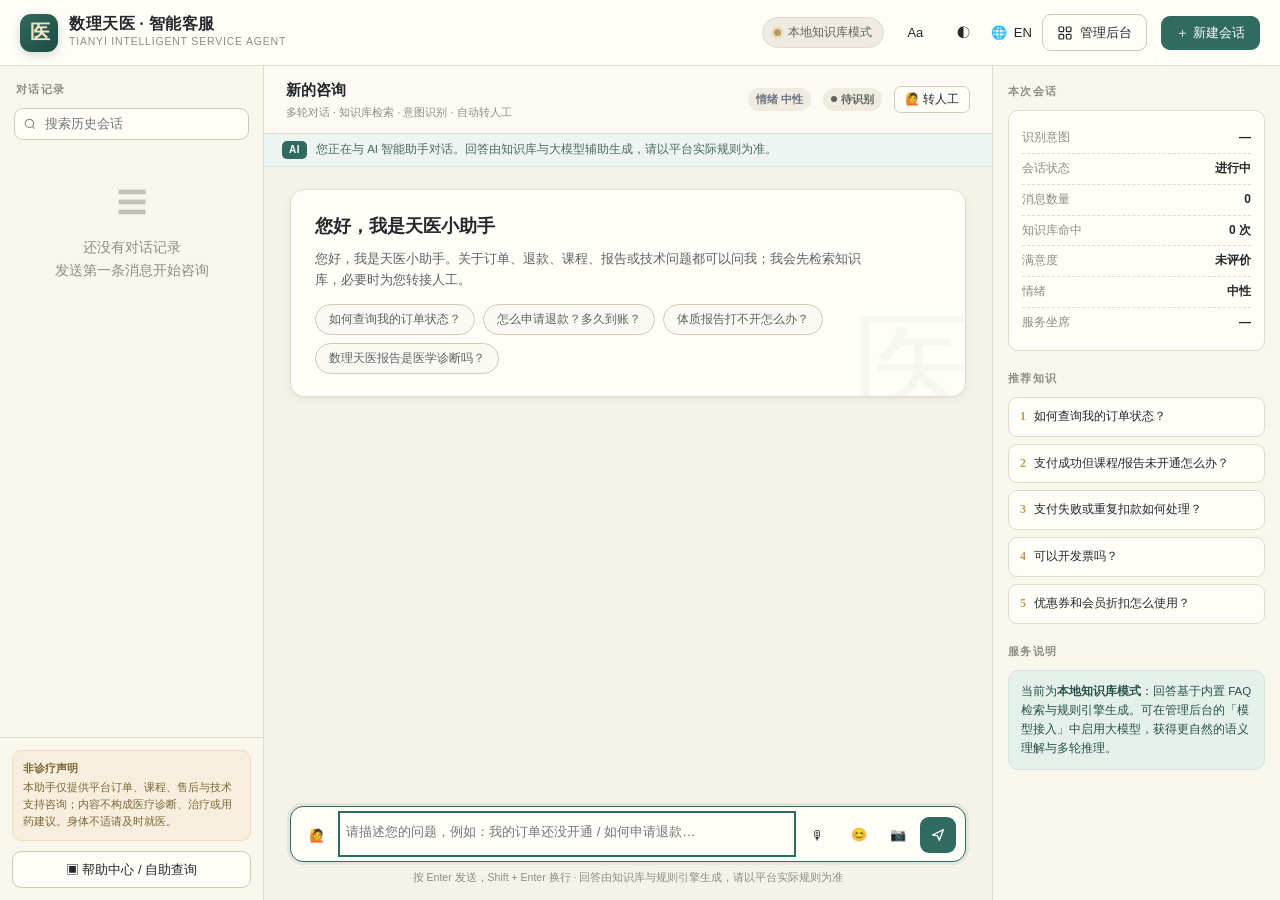
<file: index.html>
<!DOCTYPE html>
<html lang="zh-CN">
<head>
<meta charset="UTF-8">
<meta name="viewport" content="width=device-width, initial-scale=1.0">
<title>数理天医 · 智能客服 Agent</title>
<link rel="stylesheet" href="assets/app.css">
</head>
<body>
<a class="skip-link" href="#msgInput" id="skipLink">跳转到对话区</a>
<div class="app" id="appRoot">
  <header class="topbar">
    <button class="btn btn-icon btn-ghost" id="menuBtn" title="会话列表" aria-label="会话列表">☰</button>
    <div class="brand">
      <div class="brand-mark">医</div>
      <div>
        <div class="brand-name">数理天医 · 智能客服</div>
        <div class="brand-sub">TIANYI INTELLIGENT SERVICE AGENT</div>
      </div>
    </div>
    <div class="topbar-spacer"></div>
    <div class="status-pill" id="statusPill"><span class="dot"></span><span id="statusText">知识库已就绪</span></div>
    <button class="btn btn-icon btn-ghost" id="a11yTextBtn" title="放大/恢复字号" aria-label="切换大字号">Aa</button>
    <button class="btn btn-icon btn-ghost" id="a11yContrastBtn" title="高对比度" aria-label="切换高对比度" aria-pressed="false">◐</button>
    <button class="btn btn-icon btn-ghost" id="langBtn" title="Switch language / 切换语言" aria-label="切换语言">🌐 <span id="langLabel">EN</span></button>
    <a class="btn" href="admin.html" title="进入管理后台" id="adminLink">
      <svg class="icon" viewBox="0 0 24 24" fill="none" stroke="currentColor" stroke-width="1.8"><rect x="3" y="3" width="7" height="7" rx="1.5"/><rect x="14" y="3" width="7" height="7" rx="1.5"/><rect x="3" y="14" width="7" height="7" rx="1.5"/><rect x="14" y="14" width="7" height="7" rx="1.5"/></svg>
      <span id="adminText">管理后台</span>
    </a>
    <button class="btn btn-primary" id="newChatBtn">＋ 新建会话</button>
  </header>

  <aside class="sidebar" id="sidebar">
    <div class="sidebar-head">
      <div class="sidebar-title" id="convRecordsText">对话记录</div>
      <div class="search-wrap">
        <svg viewBox="0 0 24 24" fill="none" stroke="currentColor" stroke-width="2"><circle cx="11" cy="11" r="7"/><path d="M20 20l-4-4"/></svg>
        <input class="input" id="convSearch" placeholder="搜索历史会话" autocomplete="off">
      </div>
    </div>
    <div class="conv-list" id="convList"></div>
    <div class="sidebar-foot">
      <div class="disclaimer-mini">
        <strong id="disclaimerTitle">非诊疗声明</strong>
        <span id="disclaimerText">本助手仅提供平台订单、课程、售后与技术支持咨询；内容不构成医疗诊断、治疗或用药建议。身体不适请及时就医。</span>
      </div>
      <a class="btn" style="width:100%;margin-top:10px;justify-content:center" href="help.html" id="helpLink">▣ 帮助中心 / 自助查询</a>
    </div>
  </aside>

  <main class="chat-main">
    <div class="chat-head">
      <div>
        <h2 id="chatTitle">新的咨询</h2>
        <div class="ch-sub" id="chatSub">多轮对话 · 知识库检索 · 意图识别 · 自动转人工</div>
      </div>
      <div class="spacer"></div>
      <span class="tag" id="moodTag" title="情绪识别"><span id="moodText">情绪 中性</span></span>
      <span class="tag" id="chatIntent"><span class="tag-dot"></span>待识别</span>
      <button class="btn btn-sm" id="handoffBtn" title="转接人工客服">🙋 转人工</button>
    </div>

    <div class="ai-disclosure" id="aiDisclosure" role="note">
      <span class="ai-badge">AI</span>
      <span id="aiDisclosureText">您正在与 AI 智能助手对话。回答由知识库与大模型辅助生成，请以平台实际规则为准。</span>
    </div>

    <div class="msg-list" id="msgList" role="log" aria-live="polite" aria-relevant="additions" aria-label="对话消息">
      <div class="msg-list-inner" id="msgListInner"></div>
    </div>
    <div class="sr-only" id="liveAnnouncer" role="status" aria-live="polite" aria-atomic="true"></div>

    <div class="composer-wrap">
      <div class="composer-inner">
        <div class="composer">
          <button class="btn btn-ghost btn-icon" id="humanBtn" title="转人工">🙋</button>
          <textarea id="msgInput" rows="1" placeholder="请描述您的问题，例如：我的订单还没开通 / 如何申请退款…" autocomplete="off" aria-label="输入您的问题"></textarea>
          <button class="btn btn-ghost btn-icon voice-btn" id="voiceBtn" title="语音输入" aria-label="语音输入" aria-pressed="false">🎙</button>
          <div class="composer-actions">
            <button class="btn btn-ghost btn-icon" id="emojiBtn" title="表情" aria-label="插入表情">😊</button>
            <button class="btn btn-ghost btn-icon" id="imgBtn" title="发送图片" aria-label="发送图片">📷</button>
            <input type="file" id="imgFile" accept="image/*" class="hidden" aria-hidden="true" tabindex="-1">
            <button class="btn btn-ghost btn-icon hidden" id="stopBtn" title="停止生成">■</button>
            <button class="send-btn" id="sendBtn" title="发送">
              <svg class="icon" viewBox="0 0 24 24" fill="none" stroke="currentColor" stroke-width="2" stroke-linecap="round" stroke-linejoin="round"><path d="M4 12l16-8-6 16-3-7-7-1z"/></svg>
            </button>
          </div>
        </div>
        <div class="emoji-panel hidden" id="emojiPanel" role="menu" aria-label="常用表情"></div>
      </div>
      <div class="composer-foot" id="composerFoot">按 Enter 发送，Shift + Enter 换行 · 回答由知识库与大模型辅助生成，请以平台实际规则为准</div>
    </div>
  </main>

  <aside class="aside">
    <div class="aside-section">
      <h4>本次会话</h4>
        <div class="info-card">
        <div class="info-row"><span id="lblIntent">识别意图</span><span id="infoIntent">—</span></div>
        <div class="info-row"><span id="lblStatus">会话状态</span><span id="infoStatus">进行中</span></div>
        <div class="info-row"><span id="lblMsgs">消息数量</span><span id="infoMsgs">0</span></div>
        <div class="info-row"><span id="lblFaq">知识库命中</span><span id="infoFaq">0 条</span></div>
        <div class="info-row"><span id="lblRating">满意度</span><span id="infoRating">未评价</span></div>
        <div class="info-row"><span id="lblMood">情绪</span><span id="infoMood">中性</span></div>
        <div class="info-row" id="assigneeRow"><span id="lblAssignee">服务坐席</span><span id="infoAssignee">—</span></div>
      </div>
    </div>
    <div class="aside-section">
      <h4>推荐知识</h4>
      <ul class="faq-suggest" id="suggestList"></ul>
    </div>
    <div class="aside-section">
      <h4>服务说明</h4>
      <div class="notice-card" id="engineNotice">
        当前为<strong>本地知识库模式</strong>：回答基于内置 FAQ 检索与规则引擎生成。可在管理后台的「模型接入」中启用大模型，获得更自然的语义理解与多轮推理。
      </div>
    </div>
  </aside>
</div>

<div id="toastHost"></div>

<script src="assets/core.js"></script>
<script src="assets/chat.js"></script>
</body>
</html>
</file>
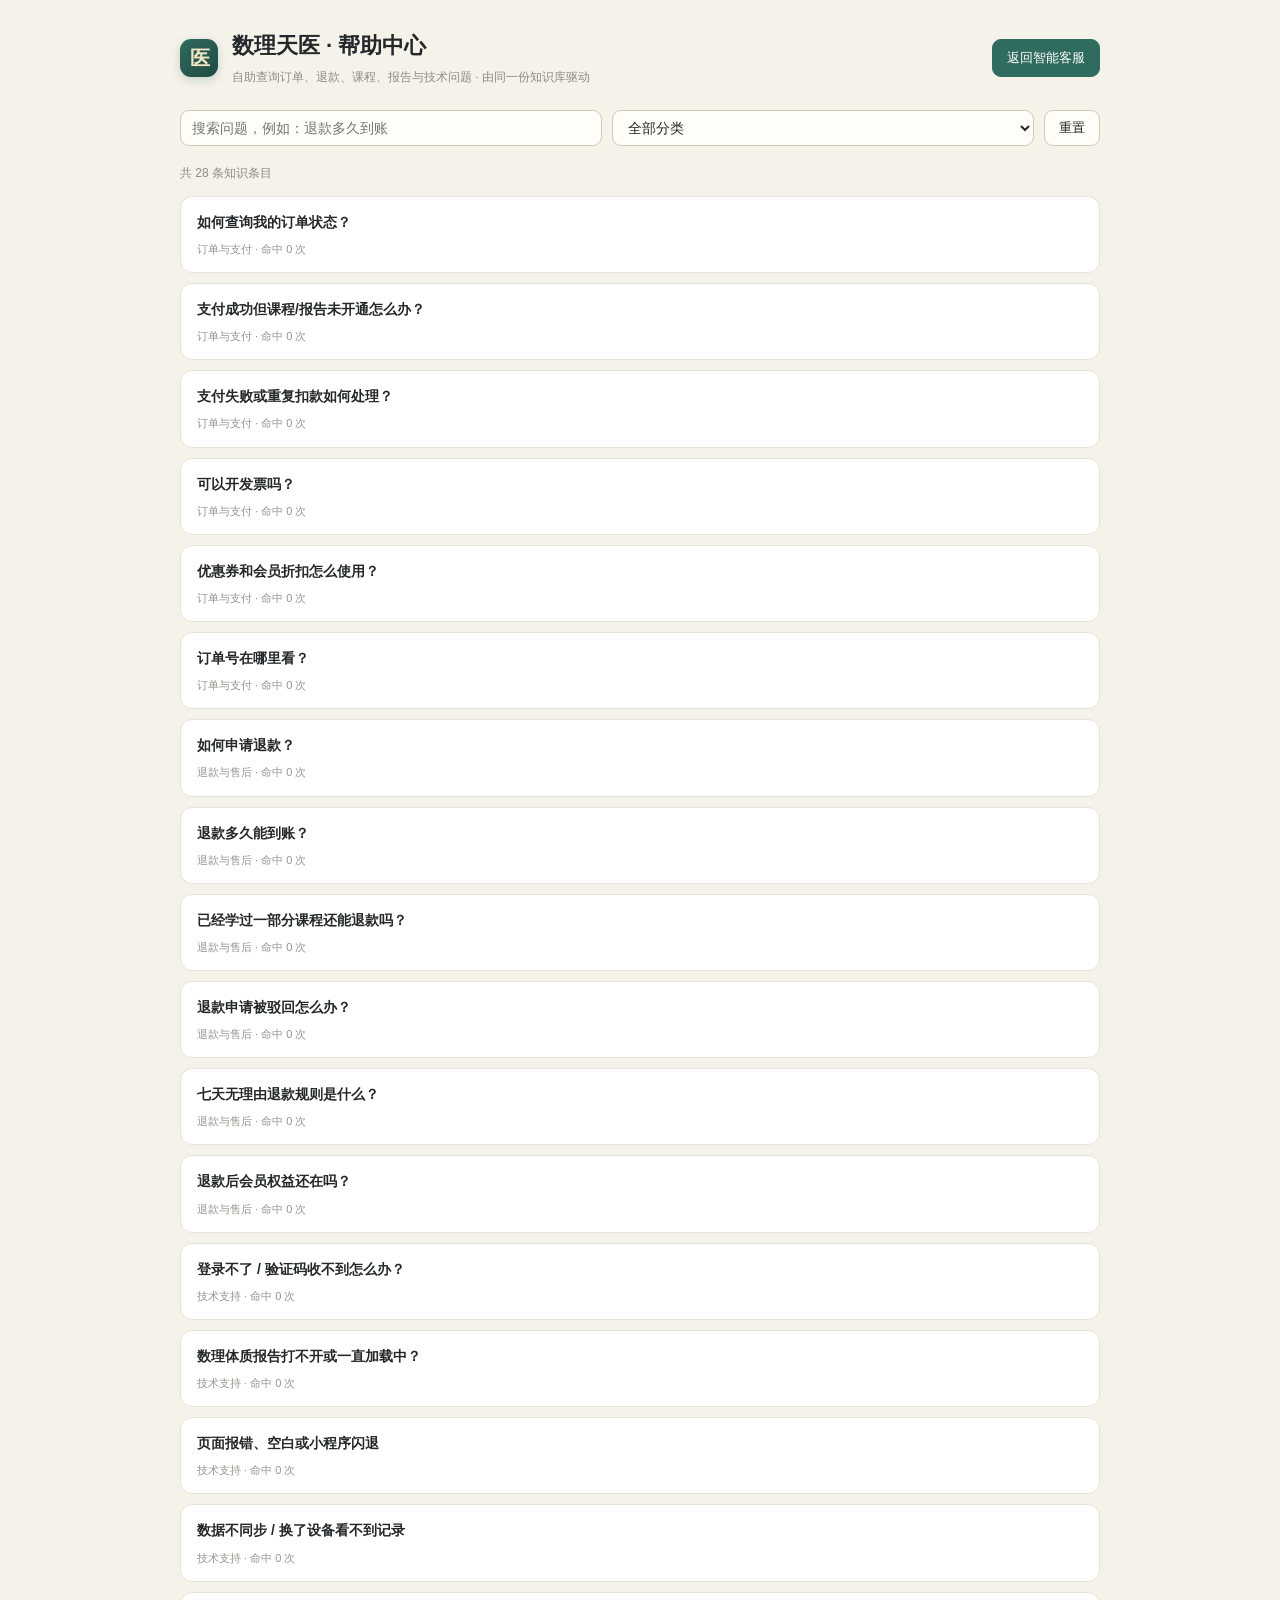
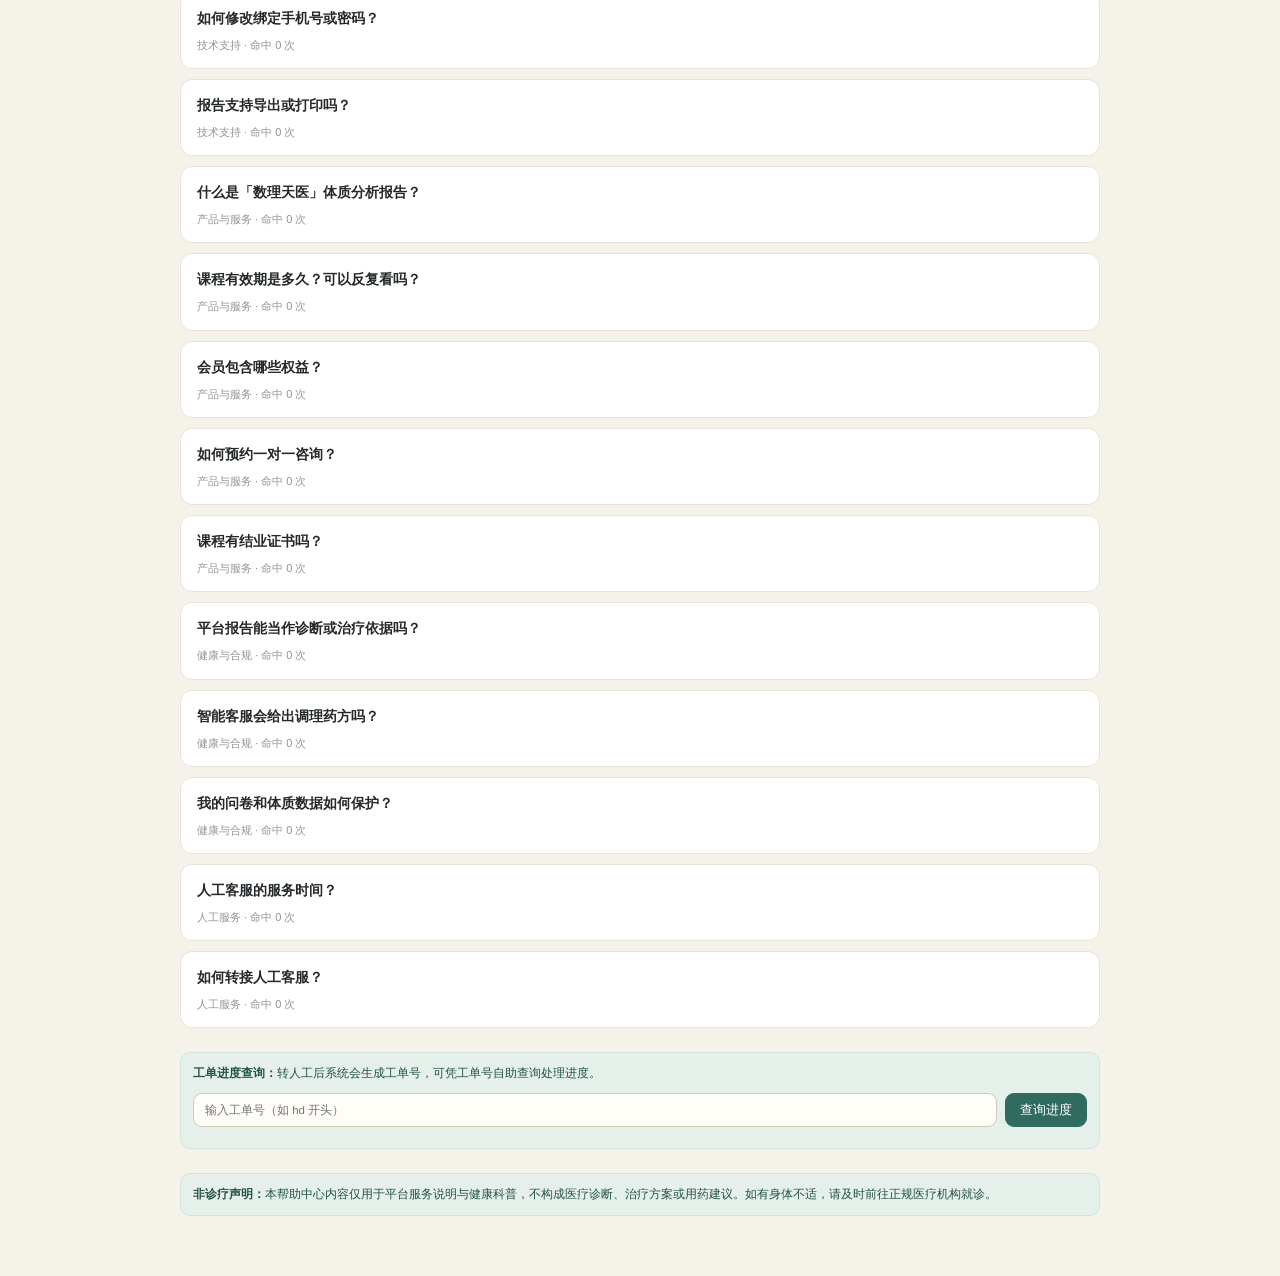
<file: help.html>
<!DOCTYPE html>
<html lang="zh-CN">
<head>
<meta charset="UTF-8">
<meta name="viewport" content="width=device-width, initial-scale=1.0">
<title>帮助中心 · 数理天医智能客服</title>
<link rel="stylesheet" href="assets/app.css">
<style>
  body { background: var(--bg, #f6f4ed); }
  .help-wrap { max-width: 960px; margin: 0 auto; padding: 28px 20px 60px; }
  .help-head { display: flex; align-items: center; gap: 14px; margin-bottom: 22px; }
  .help-head h1 { font-size: 22px; margin: 0; }
  .help-head p { margin: 4px 0 0; color: var(--ink-3, #7b7d76); font-size: 12px; }
  .help-tools { display: flex; gap: 10px; flex-wrap: wrap; margin-bottom: 18px; }
  .help-tools .input, .help-tools .select { flex: 1; min-width: 200px; }
  .faq-card { background: #fff; border: 1px solid #e8e3d6; border-radius: 12px; padding: 14px 16px; margin-bottom: 10px; cursor: pointer; }
  .faq-card:hover { border-color: #a9c9bc; }
  .faq-card h3 { font-size: 14px; margin: 0 0 6px; }
  .faq-card .answer { display: none; font-size: 13px; line-height: 1.8; color: #4c5250; margin-top: 10px; border-top: 1px dashed #e8e3d6; padding-top: 10px; }
  .faq-card.open .answer { display: block; }
  .faq-meta { font-size: 11px; color: #92968e; }
</style>
</head>
<body>
<div class="help-wrap">
  <div class="help-head">
    <div class="brand-mark">医</div>
    <div>
      <h1>数理天医 · 帮助中心</h1>
      <p>自助查询订单、退款、课程、报告与技术问题 · 由同一份知识库驱动</p>
    </div>
    <div style="flex:1"></div>
    <a class="btn btn-primary" href="index.html">返回智能客服</a>
  </div>

  <div class="help-tools">
    <input class="input" id="helpSearch" placeholder="搜索问题，例如：退款多久到账">
    <select class="select" id="helpCategory"><option value="">全部分类</option></select>
    <button class="btn" id="helpReset">重置</button>
  </div>

  <div id="helpCount" class="muted" style="font-size:12px;margin-bottom:12px"></div>
  <div id="helpList"></div>

  <div class="notice-card" style="margin-top:24px">
    <strong>工单进度查询：</strong>转人工后系统会生成工单号，可凭工单号自助查询处理进度。
    <div style="display:flex;gap:8px;margin-top:10px;flex-wrap:wrap">
      <input class="input" id="ticketRef" placeholder="输入工单号（如 hd 开头）" style="flex:1;min-width:220px" aria-label="工单号">
      <button class="btn btn-primary" id="ticketQueryBtn">查询进度</button>
    </div>
    <div id="ticketResult" style="margin-top:10px;font-size:13px"></div>
  </div>

  <div class="notice-card" style="margin-top:24px">
    <strong>非诊疗声明：</strong>本帮助中心内容仅用于平台服务说明与健康科普，不构成医疗诊断、治疗方案或用药建议。如有身体不适，请及时前往正规医疗机构就诊。
  </div>
</div>

<script src="assets/core.js"></script>
<script>
(function () {
  'use strict';
  var TY = window.TY, U = TY.utils;
  var search = document.getElementById('helpSearch');
  var category = document.getElementById('helpCategory');
  var list = document.getElementById('helpList');
  var count = document.getElementById('helpCount');

  TY.FAQ_CATEGORIES.forEach(function (c) {
    var o = document.createElement('option'); o.value = c; o.textContent = c; category.appendChild(o);
  });

  function render() {
    var kw = search.value.trim().toLowerCase();
    var cat = category.value;
    var faqs = TY.Store.state().faqs.filter(function (f) {
      if (f.enabled === false) return false;
      if (cat && f.category !== cat) return false;
      if (kw && (f.question + f.answer + (f.keywords || []).join('')).toLowerCase().indexOf(kw) < 0) return false;
      return true;
    });
    count.textContent = '共 ' + faqs.length + ' 条知识条目';
    list.innerHTML = faqs.length ? faqs.map(function (f, i) {
      return '<div class="faq-card" data-i="' + i + '">' +
        '<h3>' + U.escapeHtml(f.question) + '</h3>' +
        '<div class="faq-meta">' + U.escapeHtml(f.category) + ' · 命中 ' + (f.hits || 0) + ' 次</div>' +
        '<div class="answer">' + U.escapeHtml(f.answer).replace(/\n/g, '<br>') + '</div>' +
      '</div>';
    }).join('') : '<div class="empty" style="padding:40px"><span class="empty-icon">▣</span>没有匹配的知识条目</div>';
    window._helpFaqs = faqs;
  }

  search.addEventListener('input', render);
  category.addEventListener('change', render);
  document.getElementById('helpReset').addEventListener('click', function () {
    search.value = ''; category.value = ''; render();
  });

  /* 工单进度自助查询 */
  document.getElementById('ticketQueryBtn').addEventListener('click', function () {
    var ref = document.getElementById('ticketRef').value.trim();
    var out = document.getElementById('ticketResult');
    var h = ref ? TY.Store.handoffStatus(ref) : null;
    if (!ref) { out.innerHTML = '<span class="muted">请先输入工单号。工单号可在转人工提示中查看。</span>'; return; }
    if (!h) { out.innerHTML = '<span style="color:#b4453c">未找到该工单，请核对工单号是否完整。</span>'; return; }
    var steps = [
      { key: 'created', label: '已受理', done: true },
      { key: 'processing', label: '处理中', done: h.status === 'processing' || h.status === 'resolved' },
      { key: 'resolved', label: '已完成', done: h.status === 'resolved' }
    ];
    out.innerHTML = '<div>工单 <b>' + U.escapeHtml(h.id.slice(-8)) + '</b>（' + U.escapeHtml(h.reason) + '）当前状态：<b>' +
      (h.status === 'resolved' ? '已完成' : h.status === 'processing' ? '处理中' : '待处理') + '</b></div>' +
      '<div style="margin-top:6px">' + steps.map(function (s) {
        return '<span style="margin-right:12px;color:' + (s.done ? '#2f6b5f' : '#8d8d84') + '">' + (s.done ? '● ' : '○ ') + s.label + '</span>';
      }).join('') + '</div>' +
      (h.note ? '<div style="margin-top:6px" class="muted">处理备注：' + U.escapeHtml(h.note) + '</div>' : '');
  });
  list.addEventListener('click', function (e) {
    var card = e.target.closest('.faq-card');
    if (card) card.classList.toggle('open');
  });
  render();
})();
</script>
</body>
</html>
</file>
<file: assets/app.css>
/* 数理天医 · 智能客服 Agent — 视觉系统 */
:root {
  --bg: #f5f2ea;
  --surface: #fffdf8;
  --surface-2: #f0ebe0;
  --surface-3: #e8e1d3;
  --line: #e2dacb;
  --line-strong: #d2c8b6;
  --ink: #24282a;
  --ink-2: #5d625f;
  --ink-3: #8d8d84;
  --jade: #2f6b5f;
  --jade-deep: #235247;
  --jade-soft: #e6f0eb;
  --cinnabar: #b4453c;
  --cinnabar-soft: #f8eae7;
  --gold: #bd9a55;
  --gold-soft: #f6efdd;
  --purple: #7b5488;
  --blue: #4a6b93;
  --shadow-sm: 0 1px 2px rgba(48, 40, 25, .05), 0 4px 14px rgba(48, 40, 25, .045);
  --shadow-md: 0 8px 30px rgba(48, 40, 25, .10);
  --radius: 12px;
  --serif: "Noto Serif SC", "Source Han Serif SC", "Songti SC", "STSong", "SimSun", serif;
  --sans: -apple-system, BlinkMacSystemFont, "PingFang SC", "Microsoft YaHei", "Segoe UI", sans-serif;
}

* { box-sizing: border-box; }
html, body { height: 100%; }
body {
  margin: 0; background: var(--bg); color: var(--ink);
  font-family: var(--sans); font-size: 14px; line-height: 1.65;
  -webkit-font-smoothing: antialiased;
}
button, input, textarea, select { font-family: inherit; font-size: inherit; color: inherit; }
button { cursor: pointer; }
a { color: var(--jade); text-decoration: none; }
::selection { background: #d9e8e0; }
::-webkit-scrollbar { width: 8px; height: 8px; }
::-webkit-scrollbar-thumb { background: #d9d1c1; border-radius: 8px; }
::-webkit-scrollbar-thumb:hover { background: #c4b9a5; }
::-webkit-scrollbar-track { background: transparent; }

/* ---------- generic ---------- */
.btn {
  border: 1px solid var(--line-strong); background: var(--surface); color: var(--ink);
  padding: 7px 14px; border-radius: 9px; font-size: 13px; font-weight: 500;
  display: inline-flex; align-items: center; gap: 7px; transition: .18s ease;
  white-space: nowrap;
}
.btn:hover { border-color: var(--jade); color: var(--jade); background: #fbfdfb; }
.btn:active { transform: translateY(1px); }
.btn:disabled { opacity: .5; cursor: not-allowed; transform: none; }
.btn-primary { background: var(--jade); border-color: var(--jade); color: #fff; }
.btn-primary:hover { background: var(--jade-deep); border-color: var(--jade-deep); color: #fff; }
.btn-ghost { background: transparent; border-color: transparent; }
.btn-ghost:hover { background: var(--surface-2); }
.btn-danger { color: var(--cinnabar); border-color: #e6cdc9; }
.btn-danger:hover { color: var(--cinnabar); border-color: var(--cinnabar); background: var(--cinnabar-soft); }
.btn-sm { padding: 4px 10px; font-size: 12px; border-radius: 7px; }
.btn-icon { padding: 7px; width: 34px; height: 34px; justify-content: center; }
.icon { width: 16px; height: 16px; display: inline-block; flex: none; }
.input, .textarea, .select {
  width: 100%; border: 1px solid var(--line-strong); background: var(--surface);
  border-radius: 9px; padding: 8px 11px; outline: none; transition: .18s;
}
.input:focus, .textarea:focus, .select:focus { border-color: var(--jade); box-shadow: 0 0 0 3px rgba(47, 107, 95, .10); }
.textarea { resize: vertical; min-height: 80px; line-height: 1.6; }
.field { margin-bottom: 14px; }
.field label { display: block; font-size: 12px; font-weight: 600; color: var(--ink-2); margin-bottom: 5px; }
.field .hint { font-size: 11px; color: var(--ink-3); margin-top: 5px; line-height: 1.5; }
.muted { color: var(--ink-3); }
.tag {
  display: inline-flex; align-items: center; gap: 4px; padding: 2px 8px;
  border-radius: 20px; font-size: 11px; font-weight: 600; line-height: 1.7;
  background: var(--surface-2); color: var(--ink-2); white-space: nowrap;
}
.tag-dot { width: 6px; height: 6px; border-radius: 50%; background: currentColor; }
.divider { height: 1px; background: var(--line); margin: 14px 0; }
.empty { text-align: center; padding: 48px 20px; color: var(--ink-3); }
.empty .empty-icon { font-size: 30px; opacity: .5; display: block; margin-bottom: 8px; }
.card { background: var(--surface); border: 1px solid var(--line); border-radius: var(--radius); box-shadow: var(--shadow-sm); }

#toastHost { position: fixed; right: 22px; bottom: 22px; z-index: 9999; display: flex; flex-direction: column; gap: 8px; }
.toast {
  background: #2c3531; color: #fff; padding: 10px 16px; border-radius: 9px; font-size: 13px;
  box-shadow: var(--shadow-md); animation: toastIn .22s ease; max-width: 340px;
}
.toast.warn { background: #8a5b25; }
.toast.error { background: #9a3c35; }
.toast.success { background: #2f6b5f; }
.toast.out { opacity: 0; transform: translateY(6px); transition: .25s; }
@keyframes toastIn { from { opacity: 0; transform: translateY(8px); } to { opacity: 1; transform: none; } }

/* ---------- chat app shell ---------- */
.app { display: grid; grid-template-columns: 264px minmax(0, 1fr) 288px; grid-template-rows: 66px minmax(0, 1fr); height: 100vh; }
.topbar {
  grid-column: 1 / -1; display: flex; align-items: center; gap: 14px;
  padding: 0 20px; background: var(--surface); border-bottom: 1px solid var(--line);
  z-index: 5;
}
.brand { display: flex; align-items: center; gap: 11px; min-width: 240px; }
.brand-mark {
  width: 38px; height: 38px; border-radius: 11px; flex: none;
  background: linear-gradient(140deg, var(--jade) 0%, #1f4a41 100%);
  color: #f4e6c5; display: grid; place-items: center;
  font-family: var(--serif); font-size: 20px; font-weight: 700; letter-spacing: -1px;
  box-shadow: 0 3px 10px rgba(47, 107, 95, .22);
}
.brand-name { font-family: var(--serif); font-size: 16px; font-weight: 700; letter-spacing: .5px; line-height: 1.2; }
.brand-sub { font-size: 10.5px; color: var(--ink-3); letter-spacing: .8px; }
.topbar-spacer { flex: 1; }
.status-pill {
  display: inline-flex; align-items: center; gap: 7px; padding: 5px 11px;
  border: 1px solid var(--line); border-radius: 20px; font-size: 11.5px; color: var(--ink-2);
  background: var(--surface-2);
}
.status-pill .dot { width: 7px; height: 7px; border-radius: 50%; background: #5aa17c; box-shadow: 0 0 0 3px rgba(90, 161, 124, .15); }
.status-pill.off .dot { background: var(--gold); box-shadow: 0 0 0 3px rgba(189, 154, 85, .15); }

.sidebar { background: #f9f6ee; border-right: 1px solid var(--line); display: flex; flex-direction: column; min-height: 0; }
.sidebar-head { padding: 14px 14px 8px; }
.sidebar-title { font-size: 11px; letter-spacing: 1.4px; color: var(--ink-3); font-weight: 700; margin: 0 0 10px 2px; }
.search-wrap { position: relative; }
.search-wrap .input { padding-left: 30px; background: var(--surface); font-size: 12.5px; }
.search-wrap svg { position: absolute; left: 9px; top: 9px; width: 14px; height: 14px; color: var(--ink-3); }
.conv-list { flex: 1; overflow: auto; padding: 4px 9px 12px; }
.conv-item {
  padding: 9px 10px; border-radius: 9px; margin-bottom: 3px; cursor: pointer;
  border: 1px solid transparent; transition: .15s; position: relative;
}
.conv-item:hover { background: var(--surface-2); }
.conv-item.active { background: #e9f0ea; border-color: #cfe0d4; }
.conv-item .ci-title { font-size: 12.8px; font-weight: 600; color: var(--ink); overflow: hidden; text-overflow: ellipsis; white-space: nowrap; padding-right: 22px; }
.conv-item .ci-meta { display: flex; align-items: center; gap: 6px; font-size: 10.5px; color: var(--ink-3); margin-top: 3px; }
.conv-item .ci-del {
  position: absolute; right: 6px; top: 8px; width: 20px; height: 20px; border-radius: 5px;
  border: 0; background: transparent; color: var(--ink-3); opacity: 0; font-size: 14px; line-height: 1;
}
.conv-item:hover .ci-del { opacity: 1; }
.conv-item .ci-del:hover { background: #f0dcd8; color: var(--cinnabar); }
.ci-badge { width: 6px; height: 6px; border-radius: 50%; background: var(--cinnabar); flex: none; }
.sidebar-foot { padding: 12px; border-top: 1px solid var(--line); }
.disclaimer-mini {
  background: var(--gold-soft); border: 1px solid #ecdfbe; border-radius: 9px;
  padding: 9px 10px; font-size: 10.8px; color: #7b6537; line-height: 1.6;
}
.disclaimer-mini strong { display: block; margin-bottom: 2px; }

.chat-main { display: flex; flex-direction: column; min-width: 0; min-height: 0; background: var(--bg); }
.chat-head {
  padding: 12px 22px; border-bottom: 1px solid var(--line); background: rgba(255, 253, 248, .8);
  display: flex; align-items: center; gap: 12px; flex: none;
}
.chat-head h2 { margin: 0; font-family: var(--serif); font-size: 15px; font-weight: 700; }
.chat-head .ch-sub { font-size: 11px; color: var(--ink-3); }
.chat-head .spacer { flex: 1; }
.msg-list { flex: 1; overflow-y: auto; padding: 22px 26px 10px; scroll-behavior: smooth; }
.msg-list-inner { max-width: 780px; margin: 0 auto; }
.welcome-card {
  background: var(--surface); border: 1px solid var(--line); border-radius: 14px;
  padding: 22px 24px; box-shadow: var(--shadow-sm); margin-bottom: 22px; position: relative; overflow: hidden;
}
.welcome-card::after {
  content: '医'; position: absolute; right: -8px; bottom: -34px; font-family: var(--serif);
  font-size: 120px; color: rgba(47, 107, 95, .045); line-height: 1;
}
.welcome-card h3 { margin: 0 0 6px; font-family: var(--serif); font-size: 18px; }
.welcome-card p { margin: 0 0 14px; color: var(--ink-2); font-size: 13px; max-width: 90%; }
.quick-chips { display: flex; flex-wrap: wrap; gap: 8px; }
.quick-chip {
  border: 1px solid var(--line-strong); background: #fbf9f3; border-radius: 20px;
  padding: 6px 13px; font-size: 12px; color: var(--ink-2); transition: .15s;
}
.quick-chip:hover { border-color: var(--jade); color: var(--jade); background: var(--jade-soft); }

.msg-row { display: flex; gap: 10px; margin-bottom: 18px; align-items: flex-start; }
.msg-row.user { flex-direction: row-reverse; }
.msg-avatar {
  width: 30px; height: 30px; border-radius: 9px; flex: none; display: grid; place-items: center;
  font-size: 13px; font-family: var(--serif); font-weight: 700;
}
.msg-row.bot .msg-avatar { background: var(--jade); color: #f5e9cc; }
.msg-row.user .msg-avatar { background: var(--surface-3); color: var(--ink-2); }
.msg-body { max-width: min(78%, 620px); min-width: 0; }
.msg-row.user .msg-body { display: flex; flex-direction: column; align-items: flex-end; }
.bubble {
  background: var(--surface); border: 1px solid var(--line); border-radius: 4px 12px 12px 12px;
  padding: 11px 14px; box-shadow: var(--shadow-sm); font-size: 13.4px; line-height: 1.75;
  white-space: pre-wrap; word-break: break-word;
}
.msg-row.user .bubble { background: var(--jade); color: #fff; border-color: var(--jade); border-radius: 12px 4px 12px 12px; }
.bubble p { margin: 0 0 7px; }
.bubble p:last-child { margin-bottom: 0; }
.bubble strong { color: var(--jade-deep); font-weight: 700; }
.msg-row.user .bubble strong { color: #fff; }
.bubble ul { margin: 5px 0; padding-left: 18px; }
.msg-meta { display: flex; align-items: center; gap: 7px; margin-top: 5px; font-size: 10.5px; color: var(--ink-3); }
.msg-row.user .msg-meta { justify-content: flex-end; }
.intent-tag { border: 1px solid currentColor; background: transparent; padding: 0 6px; border-radius: 4px; font-size: 10px; line-height: 17px; }
.sources { margin-top: 8px; border-top: 1px dashed var(--line-strong); padding-top: 7px; }
.sources summary { cursor: pointer; font-size: 11.5px; color: var(--jade); font-weight: 600; list-style: none; }
.sources summary::-webkit-details-marker { display: none; }
.sources ul { margin: 7px 0 0; padding-left: 16px; font-size: 11.5px; color: var(--ink-2); }
.sources li { margin-bottom: 4px; }
.cursor-blink::after { content: '▍'; animation: blink .9s steps(1) infinite; color: var(--jade); }
@keyframes blink { 50% { opacity: 0; } }

.handoff-card {
  background: #fdf6f4; border: 1px solid #edd6d1; border-left: 3px solid var(--cinnabar);
  border-radius: 10px; padding: 12px 14px; margin: 4px 0 12px; font-size: 12.5px; color: #7d4a43;
}
.handoff-card strong { display: block; font-size: 13px; margin-bottom: 3px; color: var(--cinnabar); }
.rating-box {
  border: 1px solid var(--line); background: var(--surface); border-radius: 10px;
  padding: 10px 14px; margin: 6px 0 18px; display: flex; align-items: center; gap: 12px; flex-wrap: wrap;
  font-size: 12px; color: var(--ink-2); box-shadow: var(--shadow-sm);
}
.stars { display: flex; gap: 3px; }
.star { border: 0; background: none; font-size: 19px; color: #d9d1c1; padding: 0 1px; line-height: 1; transition: .15s; }
.star:hover, .star.on { color: var(--gold); transform: scale(1.08); }
.rating-box .input { width: 190px; padding: 5px 9px; font-size: 12px; }
.rating-done { color: var(--jade); font-weight: 600; }

.composer-wrap { flex: none; padding: 10px 26px 14px; background: linear-gradient(to top, var(--bg) 70%, rgba(245, 242, 234, 0)); }
.composer-inner { max-width: 780px; margin: 0 auto; }
.composer {
  background: var(--surface); border: 1px solid var(--line-strong); border-radius: 13px;
  box-shadow: var(--shadow-sm); padding: 8px 9px; display: flex; align-items: flex-end; gap: 8px;
  transition: .18s;
}
.composer:focus-within { border-color: var(--jade); box-shadow: 0 0 0 3px rgba(47, 107, 95, .09); }
.composer textarea {
  flex: 1; border: 0; outline: none; resize: none; background: transparent;
  padding: 6px 4px; max-height: 130px; min-height: 38px; line-height: 1.6; font-size: 13.4px;
}
.composer-actions { display: flex; align-items: center; gap: 5px; }
.send-btn {
  width: 36px; height: 36px; border-radius: 9px; border: 0; background: var(--jade); color: #fff;
  display: grid; place-items: center; transition: .18s;
}
.send-btn:hover { background: var(--jade-deep); }
.send-btn:disabled { background: #b9c7c0; cursor: not-allowed; }
.composer-foot { max-width: 780px; margin: 7px auto 0; font-size: 10.5px; color: var(--ink-3); text-align: center; }

.aside { border-left: 1px solid var(--line); background: #f9f6ee; overflow-y: auto; padding: 16px 15px; }
.aside-section { margin-bottom: 18px; }
.aside h4 { margin: 0 0 10px; font-size: 11px; letter-spacing: 1.3px; color: var(--ink-3); font-weight: 700; }
.info-card { background: var(--surface); border: 1px solid var(--line); border-radius: 10px; padding: 12px 13px; }
.info-row { display: flex; justify-content: space-between; align-items: center; padding: 5px 0; font-size: 12px; }
.info-row + .info-row { border-top: 1px dashed var(--line); }
.info-row span:first-child { color: var(--ink-3); }
.info-row span:last-child { font-weight: 600; }
.faq-suggest { list-style: none; margin: 0; padding: 0; }
.faq-suggest li {
  background: var(--surface); border: 1px solid var(--line); border-radius: 9px;
  padding: 9px 11px; margin-bottom: 7px; font-size: 12px; cursor: pointer; transition: .15s;
  display: flex; gap: 8px; align-items: flex-start;
}
.faq-suggest li:hover { border-color: var(--jade); background: #fbfdfb; }
.faq-suggest .fs-idx { color: var(--gold); font-family: var(--serif); font-weight: 700; flex: none; }
.notice-card { background: var(--jade-soft); border: 1px solid #d3e4da; border-radius: 10px; padding: 11px 12px; font-size: 11.5px; color: var(--jade-deep); line-height: 1.65; }

/* ---------- admin ---------- */
.admin { display: grid; grid-template-columns: 218px minmax(0, 1fr); min-height: 100vh; }
.admin-side { background: #263b36; color: #e8efe9; display: flex; flex-direction: column; position: sticky; top: 0; height: 100vh; }
.admin-logo { display: flex; align-items: center; gap: 10px; padding: 18px 16px; border-bottom: 1px solid rgba(255,255,255,.09); }
.admin-logo .brand-mark { width: 33px; height: 33px; font-size: 17px; border-radius: 9px; }
.admin-logo b { font-family: var(--serif); font-size: 14px; letter-spacing: .5px; display: block; }
.admin-logo small { font-size: 10px; color: #9ab6ab; letter-spacing: 1px; }
.admin-nav { padding: 14px 10px; flex: 1; }
.nav-item {
  display: flex; align-items: center; gap: 10px; width: 100%; border: 0; background: transparent;
  color: #b9cec5; padding: 9px 12px; border-radius: 8px; font-size: 13px; margin-bottom: 3px; text-align: left;
}
.nav-item:hover { background: rgba(255,255,255,.07); color: #fff; }
.nav-item.active { background: rgba(255,255,255,.13); color: #fff; font-weight: 600; }
.nav-item .ni-icon { width: 18px; text-align: center; font-size: 15px; }
.nav-item .ni-count { margin-left: auto; background: var(--cinnabar); color: #fff; font-size: 10px; border-radius: 10px; padding: 0 6px; line-height: 17px; }
.admin-side-foot { padding: 14px 16px; border-top: 1px solid rgba(255,255,255,.09); font-size: 11px; color: #8faa9e; }
.admin-side-foot a { color: #d8e7df; }
.admin-main { min-width: 0; padding: 22px 28px 40px; }
.admin-head { display: flex; align-items: flex-start; gap: 14px; margin-bottom: 20px; flex-wrap: wrap; }
.admin-head h1 { margin: 0; font-family: var(--serif); font-size: 22px; font-weight: 700; }
.admin-head p { margin: 3px 0 0; font-size: 12px; color: var(--ink-3); }
.admin-head .spacer { flex: 1; }
.admin-note {
  background: var(--gold-soft); border: 1px solid #ecdfbe; border-radius: 10px; padding: 10px 14px;
  font-size: 12px; color: #7b6537; margin-bottom: 18px; line-height: 1.65;
}
.stat-grid { display: grid; grid-template-columns: repeat(auto-fit, minmax(158px, 1fr)); gap: 12px; margin-bottom: 18px; }
.stat-card { background: var(--surface); border: 1px solid var(--line); border-radius: 12px; padding: 15px 16px; box-shadow: var(--shadow-sm); }
.stat-card .sc-label { font-size: 11.5px; color: var(--ink-3); }
.stat-card .sc-value { font-family: var(--serif); font-size: 27px; font-weight: 700; line-height: 1.3; margin-top: 4px; }
.stat-card .sc-foot { font-size: 11px; color: var(--ink-3); margin-top: 2px; }
.stat-card.accent .sc-value { color: var(--jade); }
.stat-card.warn .sc-value { color: var(--cinnabar); }
.stat-card.gold .sc-value { color: var(--gold); }
.panel-grid { display: grid; grid-template-columns: repeat(2, minmax(0, 1fr)); gap: 14px; margin-bottom: 18px; }
.panel { background: var(--surface); border: 1px solid var(--line); border-radius: 12px; padding: 16px 18px; box-shadow: var(--shadow-sm); min-width: 0; }
.panel h3 { margin: 0 0 3px; font-size: 14px; font-weight: 700; }
.panel .panel-sub { font-size: 11px; color: var(--ink-3); margin-bottom: 14px; }
.panel-head { display: flex; align-items: center; gap: 10px; margin-bottom: 12px; }
.panel-head h3 { margin: 0; }
.panel-head .spacer { flex: 1; }

.bar-list { display: flex; flex-direction: column; gap: 10px; }
.bar-item { display: grid; grid-template-columns: 88px 1fr 42px; align-items: center; gap: 9px; font-size: 12px; }
.bar-item .bi-label { color: var(--ink-2); overflow: hidden; text-overflow: ellipsis; white-space: nowrap; }
.bar-track { height: 8px; background: var(--surface-2); border-radius: 6px; overflow: hidden; }
.bar-fill { height: 100%; border-radius: 6px; background: var(--jade); transition: width .5s ease; }
.bar-item .bi-value { text-align: right; color: var(--ink-3); font-variant-numeric: tabular-nums; }
.donut-wrap { display: flex; align-items: center; gap: 20px; flex-wrap: wrap; }
.donut { width: 132px; height: 132px; flex: none; }
.donut-center { font-family: var(--serif); font-weight: 700; }
.legend { display: flex; flex-direction: column; gap: 7px; font-size: 12px; flex: 1; min-width: 130px; }
.legend-row { display: flex; align-items: center; gap: 7px; }
.legend-row i { width: 9px; height: 9px; border-radius: 3px; flex: none; }
.legend-row span:last-child { margin-left: auto; color: var(--ink-3); font-variant-numeric: tabular-nums; }
.spark { width: 100%; height: 130px; }
.trend-labels { display: flex; justify-content: space-between; font-size: 10.5px; color: var(--ink-3); margin-top: 4px; }

.toolbar { display: flex; align-items: center; gap: 9px; flex-wrap: wrap; margin-bottom: 13px; }
.toolbar .input, .toolbar .select { width: auto; min-width: 150px; font-size: 12.5px; padding: 6px 10px; }
.toolbar .spacer { flex: 1; }
.table-wrap { background: var(--surface); border: 1px solid var(--line); border-radius: 12px; overflow: auto; box-shadow: var(--shadow-sm); }
table.data { width: 100%; border-collapse: collapse; font-size: 12.5px; }
table.data th {
  text-align: left; font-size: 11px; letter-spacing: .5px; color: var(--ink-3); font-weight: 700;
  padding: 11px 14px; border-bottom: 1px solid var(--line); background: #faf7f0; white-space: nowrap;
}
table.data td { padding: 11px 14px; border-bottom: 1px solid #f0ebe1; vertical-align: middle; }
table.data tr:last-child td { border-bottom: 0; }
table.data tbody tr:hover { background: #fbf9f3; cursor: pointer; }
.td-strong { font-weight: 600; color: var(--ink); }
.td-clip { max-width: 300px; overflow: hidden; text-overflow: ellipsis; white-space: nowrap; }
.badge { display: inline-flex; align-items: center; gap: 5px; font-size: 11px; padding: 2px 8px; border-radius: 20px; font-weight: 600; }
.badge.green { background: var(--jade-soft); color: var(--jade-deep); }
.badge.red { background: var(--cinnabar-soft); color: var(--cinnabar); }
.badge.gold { background: var(--gold-soft); color: #8a6c2c; }
.badge.gray { background: var(--surface-2); color: var(--ink-2); }
.badge.purple { background: #f1e9f3; color: var(--purple); }
.badge.amber { background: #fbeed6; color: #96601a; }
.stars-small { color: var(--gold); letter-spacing: 1px; }

/* 第四轮：批量操作栏 / 坐席协作台 / 拆分勾选 */
.batchbar { display: flex; align-items: center; gap: 8px; flex-wrap: wrap; background: var(--jade-soft); border: 1px solid #cfe0d6; border-radius: 10px; padding: 9px 12px; margin-bottom: 12px; }
.batchbar .select { min-width: 130px; font-size: 12px; padding: 5px 8px; }
.collab-box { margin-top: 14px; border: 1px solid var(--line); border-radius: 11px; padding: 12px 14px; background: var(--surface-1); }
.collab-title { font-size: 12px; font-weight: 700; color: var(--jade-deep); letter-spacing: .5px; margin-bottom: 6px; }
.collab-row { display: flex; gap: 12px; align-items: flex-start; padding: 9px 0; border-top: 1px dashed var(--line); font-size: 12px; }
.collab-row:first-of-type { border-top: none; }
.collab-row > span:first-child { flex: 0 0 92px; color: var(--ink-3); font-weight: 600; }
.collab-row > div:last-child { flex: 1; min-width: 0; }
.collab-row .input, .collab-row .select, .collab-row .textarea { width: 100%; font-size: 12px; }
.collab-row .textarea { min-height: 52px; resize: vertical; }
.split-pick { display: inline-flex; align-items: center; margin-right: 2px; cursor: pointer; }
.split-pick input { width: 13px; height: 13px; cursor: pointer; }

.drawer-mask { position: fixed; inset: 0; background: rgba(28, 34, 30, .38); z-index: 50; display: none; }
.drawer-mask.open { display: block; }
.drawer {
  position: fixed; right: 0; top: 0; bottom: 0; width: min(560px, 94vw); background: var(--bg);
  z-index: 51; box-shadow: -12px 0 40px rgba(30, 30, 25, .16); transform: translateX(100%);
  transition: transform .25s ease; display: flex; flex-direction: column;
}
.drawer.open { transform: none; }
.drawer-head { padding: 16px 20px; background: var(--surface); border-bottom: 1px solid var(--line); display: flex; align-items: center; gap: 10px; }
.drawer-head h3 { margin: 0; font-family: var(--serif); font-size: 16px; flex: 1; }
.drawer-body { flex: 1; overflow-y: auto; padding: 18px 20px 30px; }
.drawer-msg { margin-bottom: 14px; }
.drawer-msg .dm-role { font-size: 11px; color: var(--ink-3); margin-bottom: 4px; display: flex; gap: 8px; }
.drawer-msg .dm-body { background: var(--surface); border: 1px solid var(--line); border-radius: 9px; padding: 10px 12px; font-size: 12.5px; white-space: pre-wrap; line-height: 1.7; }
.drawer-msg.user .dm-body { background: var(--jade-soft); border-color: #d3e4da; }
.modal-mask { position: fixed; inset: 0; background: rgba(28, 34, 30, .38); z-index: 60; display: none; place-items: center; padding: 20px; }
.modal-mask.open { display: grid; }
.modal { background: var(--surface); border-radius: 14px; box-shadow: var(--shadow-md); width: min(520px, 96vw); max-height: 90vh; overflow-y: auto; padding: 20px 22px; }
.modal h3 { margin: 0 0 16px; font-family: var(--serif); font-size: 17px; }
.modal-foot { display: flex; justify-content: flex-end; gap: 9px; margin-top: 18px; }
.switch-row { display: flex; align-items: center; justify-content: space-between; gap: 12px; padding: 10px 0; border-bottom: 1px dashed var(--line); }
.switch-row:last-child { border-bottom: 0; }
.switch-row .sr-text b { display: block; font-size: 13px; }
.switch-row .sr-text small { color: var(--ink-3); font-size: 11.5px; }
.switch { position: relative; width: 40px; height: 22px; flex: none; }
.switch input { opacity: 0; width: 0; height: 0; }
.switch span { position: absolute; inset: 0; background: #cfc8b9; border-radius: 20px; transition: .2s; }
.switch span::before { content: ''; position: absolute; width: 16px; height: 16px; left: 3px; top: 3px; background: #fff; border-radius: 50%; transition: .2s; }
.switch input:checked + span { background: var(--jade); }
.switch input:checked + span::before { transform: translateX(18px); }
.settings-grid { display: grid; grid-template-columns: repeat(2, minmax(0, 1fr)); gap: 14px; }
.hidden { display: none !important; }
.kv { display: grid; grid-template-columns: 94px 1fr; gap: 6px 10px; font-size: 12.5px; margin-bottom: 14px; }
.kv span:nth-child(odd) { color: var(--ink-3); }

@media (max-width: 1180px) {
  .app { grid-template-columns: 248px minmax(0, 1fr); }
  .aside { display: none; }
}
@media (max-width: 820px) {
  .app { grid-template-columns: minmax(0, 1fr); }
  .sidebar { position: fixed; z-index: 30; left: 0; top: 66px; bottom: 0; width: 262px; transform: translateX(-100%); transition: transform .22s; box-shadow: var(--shadow-md); }
  .sidebar.open { transform: none; }
  .topbar { padding: 0 12px; }
  .brand { min-width: 0; }
  .brand-sub, .status-pill { display: none; }
  .msg-list { padding: 16px 12px 6px; }
  .composer-wrap { padding: 8px 12px 12px; }
  .admin { grid-template-columns: 1fr; }
  .admin-side { position: static; height: auto; }
  .admin-nav { display: flex; overflow-x: auto; padding: 8px; }
  .nav-item { width: auto; white-space: nowrap; margin: 0 3px 0 0; }
  .admin-side-foot { display: none; }
  .admin-main { padding: 16px 14px 30px; }
  .panel-grid, .settings-grid { grid-template-columns: 1fr; }
  #menuBtn { display: inline-flex !important; }
}
#menuBtn { display: none; }

.alert-row { display: flex; flex-direction: column; gap: 4px; padding: 10px 12px; border-radius: 9px; background: #fbf4e8; border: 1px solid #ecdfbe; margin-bottom: 8px; cursor: pointer; }
.alert-row b { font-size: 12px; color: #6d572f; }
.alert-row span { font-size: 11px; color: #967a45; }
.alert-row:hover { border-color: #d8bf87; }
.drawer-msg .badge.red { margin-left: 6px; }

/* ===== 第三轮：无障碍 / AI 披露 / 语音输入 / 质检 ===== */
.skip-link { position: fixed; left: 12px; top: -60px; z-index: 999; background: #2f6b5f; color: #fff; padding: 9px 16px; border-radius: 8px; font-size: 13px; transition: top .18s; text-decoration: none; }
.skip-link:focus { top: 12px; }
.sr-only { position: absolute; width: 1px; height: 1px; padding: 0; margin: -1px; overflow: hidden; clip: rect(0,0,0,0); white-space: nowrap; border: 0; }
.ai-disclosure { display: flex; align-items: center; gap: 9px; margin: 0; padding: 7px 18px; background: #eef4f1; border-bottom: 1px solid #d9e8e2; color: #4a6b60; font-size: 11.5px; line-height: 1.5; }
.ai-disclosure.hidden { display: none; }
.ai-badge { display: inline-flex; align-items: center; justify-content: center; min-width: 25px; height: 18px; padding: 0 5px; background: #2f6b5f; color: #fff; border-radius: 5px; font-size: 10px; font-weight: 700; letter-spacing: .5px; flex: none; }
.voice-btn.recording { background: #b4453c !important; color: #fff !important; animation: voicePulse 1.1s ease-in-out infinite; }
@keyframes voicePulse { 0%,100% { box-shadow: 0 0 0 0 rgba(180,69,60,.45); } 50% { box-shadow: 0 0 0 6px rgba(180,69,60,0); } }
/* 大字号 */
.a11y-large { font-size: 116%; }
.a11y-large .bubble, .a11y-large .msg-body, .a11y-large .composer, .a11y-large .notice-card { font-size: 1.12em; }
.a11y-large .brand-name { font-size: 1.1em; }
/* 高对比度 */
.a11y-contrast { --ink: #000; --ink-2: #1a1a1a; --ink-3: #333; --line: #8a8a8a; --muted: #444; }
.a11y-contrast .bubble { border: 1px solid #555; }
.a11y-contrast .btn { border: 1px solid #444; }
.a11y-contrast a { text-decoration: underline; }
/* 减少动效 */
.a11y-reduce-motion *, .a11y-reduce-motion *::before, .a11y-reduce-motion *::after { animation-duration: .001ms !important; animation-iteration-count: 1 !important; transition-duration: .001ms !important; scroll-behavior: auto !important; }
@media (prefers-reduced-motion: reduce) { * { animation-duration: .001ms !important; animation-iteration-count: 1 !important; transition-duration: .001ms !important; } }
/* 键盘焦点可见（WCAG 2.4.7） */
:focus-visible { outline: 2px solid #2f6b5f !important; outline-offset: 2px; }

/* 第八轮：emoji 面板 / 朗读按钮 / 图片消息 */
.emoji-panel { display: flex; flex-wrap: wrap; gap: 2px; padding: 10px 14px; border-top: 1px solid var(--line, #e8e4da); background: var(--surface, #fff); max-height: 132px; overflow-y: auto; }
.emoji-panel button { background: none; border: none; font-size: 22px; line-height: 1; padding: 6px; border-radius: 8px; cursor: pointer; }
.emoji-panel button:hover { background: var(--surface-2, #f4f1e9); }
.speak-btn { background: none; border: none; font-size: 13px; cursor: pointer; opacity: .65; padding: 2px 4px; border-radius: 6px; margin-top: 2px; }
.speak-btn:hover { opacity: 1; background: var(--surface-2, #f4f1e9); }
.chat-img { cursor: zoom-in; }
</file>
